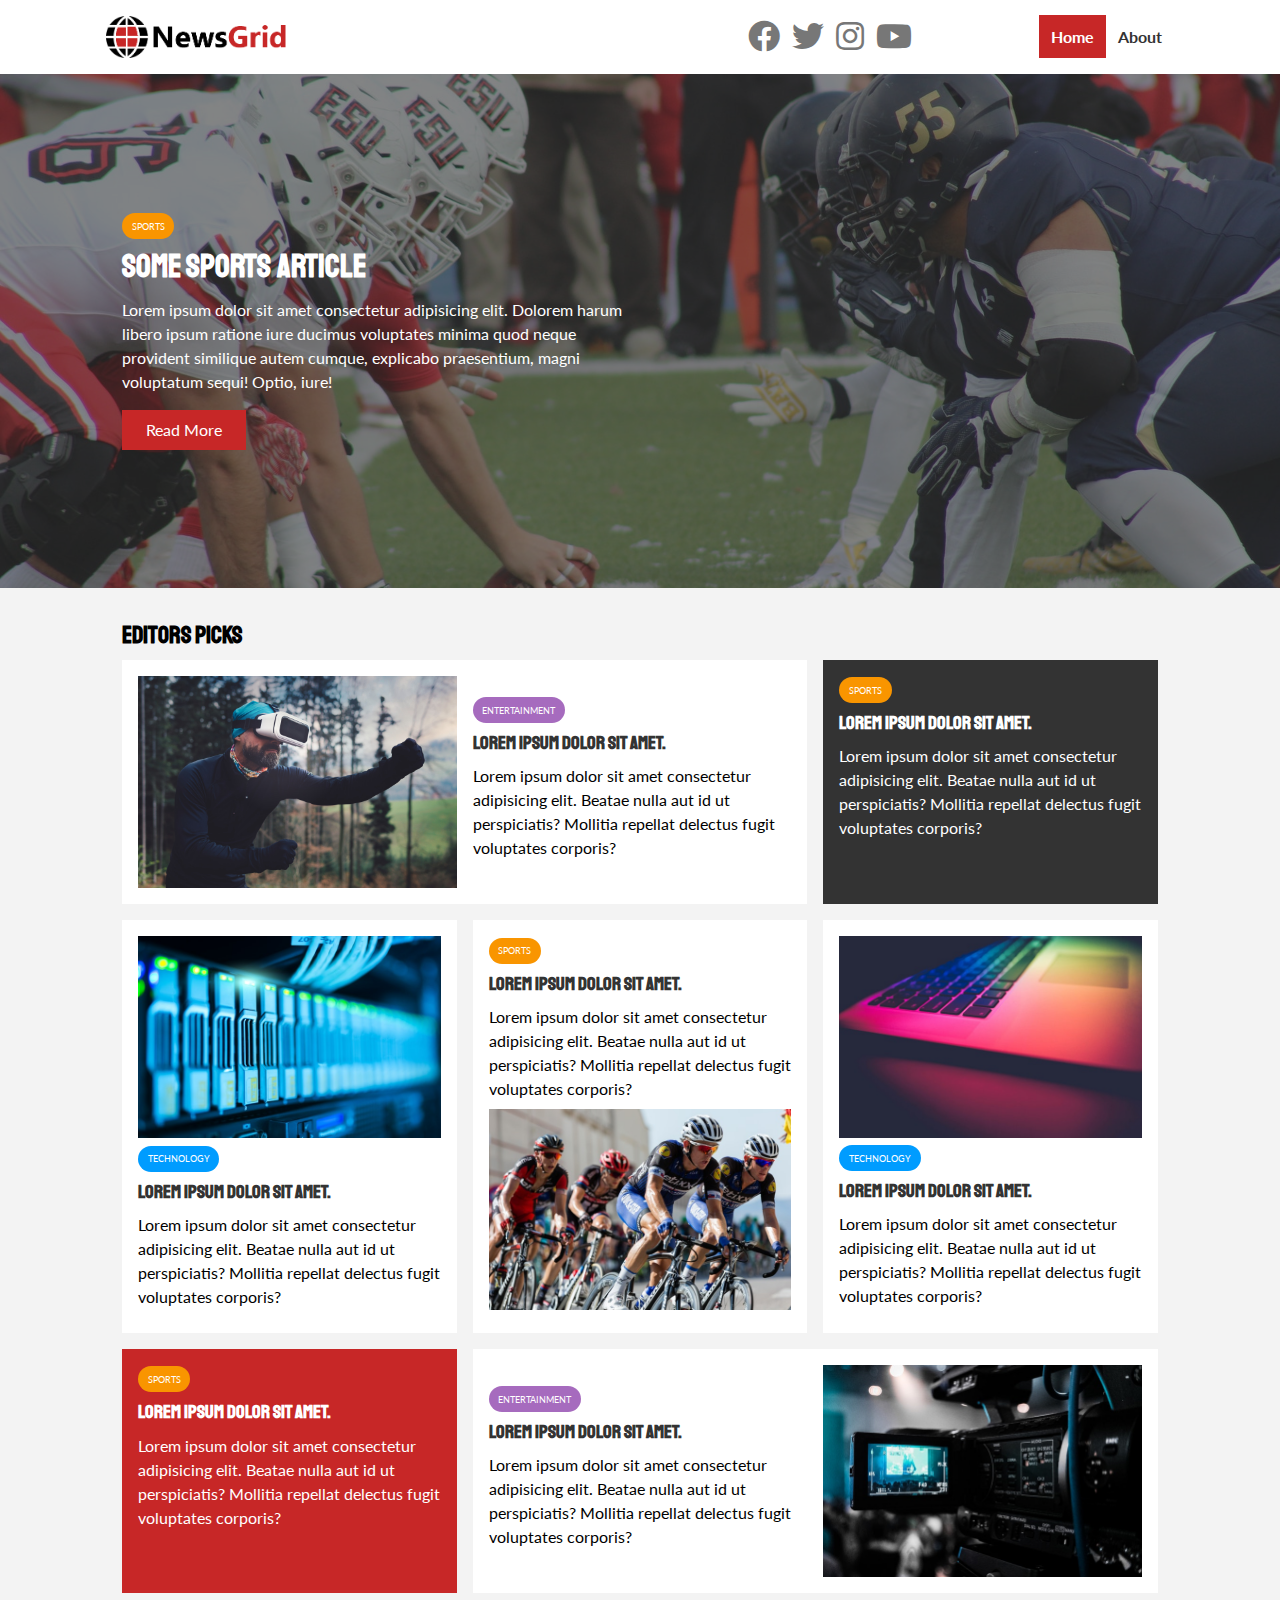
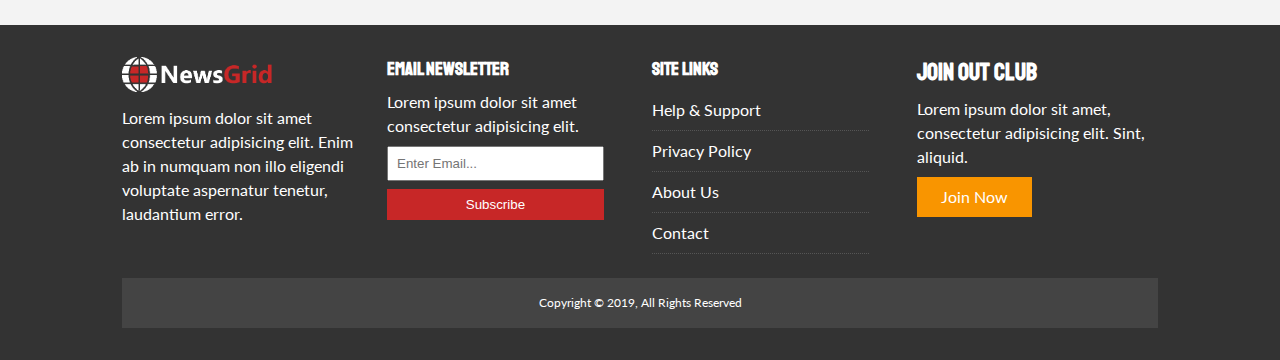
<file: index.html>
<!DOCTYPE html>
<html lang="en">
<head>
   <meta charset="UTF-8">
   <meta name="viewport" content="width=device-width, initial-scale=1.0">
   <title>NewsGrid | Latest News</title>
   <link rel="stylesheet" href="https://cdnjs.cloudflare.com/ajax/libs/font-awesome/5.14.0/css/all.min.css">
   <link href="https://fonts.googleapis.com/css2?family=Lato&family=Staatliches&display=swap" rel="stylesheet">
   <link rel="stylesheet" href="css/style.css">
   <link rel="shortcut icon" type="image/x-icon" href="favicon.ico">
   <link rel="stylesheet" media="screen and (max-width: 768px)" href="css/mobile.css">
</head>
<body>
   <nav id="main-nav">
      <div class="container">
         <img src="img/logo.png" alt="NewsGrid" class="logo">
         <div class="social">
            <a href="http://facebook.com" target="_blank"><i class="fab fa-facebook fa-2x"></i></a>
            <a href="http://twitter.com" target="_blank"><i class="fab fa-twitter fa-2x"></i></a>
            <a href="http://instagram.com" target="_blank"><i class="fab fa-instagram fa-2x"></i></a>
            <a href="http://youtube.com" target="_blank"><i class="fab fa-youtube fa-2x"></i></a>
         </div>
         <ul>
            <li><a href="index.html" class="current">Home</a></li>
            <li><a href="about.html">About</a></li>
         </ul>
      </div>
   </nav>

   <!-- Showcase -->

   <header id="showcase">
      <div class="container">
         <div class="showcase-container">
            <div class="showcase-content">
               <div class="category category-sports">Sports</div>
               <h1>Some Sports Article</h1>
               <p>Lorem ipsum dolor sit amet consectetur adipisicing elit. Dolorem harum libero ipsum ratione iure ducimus voluptates minima quod neque provident similique autem cumque, explicabo praesentium, magni voluptatum sequi! Optio, iure!</p>
               <a href="article.html" class="btn btn-primary">Read More</a>
            </div>
         </div>
      </div>
   </header>

   <!-- Home Article -->
   <section id="home-articles" class="py-2">
      <div class="container">
         <h2>Editors Picks</h2>
         <div class="articles-container">
            <article class="card">
               <img src="img/articles/ent1.jpg" alt="">
               <div>
                  <div class="category category-ent">Entertainment</div>
                  <h3>
                     <a href="article.html">Lorem ipsum dolor sit amet.</a>
                  </h3>
                  <p>Lorem ipsum dolor sit amet consectetur adipisicing elit. Beatae nulla aut id ut perspiciatis? Mollitia repellat delectus fugit voluptates corporis?</p>
               </div>
            </article>
            <article class="card bg-dark">
               <div class="category category-sports">Sports</div>
               <h3>
                  <a href="article.html">Lorem ipsum dolor sit amet.</a>
               </h3>
               <p>Lorem ipsum dolor sit amet consectetur adipisicing elit. Beatae nulla aut id ut perspiciatis? Mollitia repellat delectus fugit voluptates corporis?</p>
            </article>
            <article class="card">
               <img src="img/articles/tech1.jpg" alt="">
               <div class="category category-tech">Technology</div>
               <h3>
                  <a href="article.html">Lorem ipsum dolor sit amet.</a>
               </h3>
               <p>Lorem ipsum dolor sit amet consectetur adipisicing elit. Beatae nulla aut id ut perspiciatis? Mollitia repellat delectus fugit voluptates corporis?</p>
            </article>
            <article class="card">
               <div class="category category-sports">Sports</div>
               <h3>
                  <a href="article.html">Lorem ipsum dolor sit amet.</a>
               </h3>
               <p>Lorem ipsum dolor sit amet consectetur adipisicing elit. Beatae nulla aut id ut perspiciatis? Mollitia repellat delectus fugit voluptates corporis?</p>
               <img src="img/articles/sports1.jpg" alt="">
            </article>
            <article class="card">
               <img src="img/articles/tech2.jpg" alt="">
               <div class="category category-tech">Technology</div>
               <h3>
                  <a href="article.html">Lorem ipsum dolor sit amet.</a>
               </h3>
               <p>Lorem ipsum dolor sit amet consectetur adipisicing elit. Beatae nulla aut id ut perspiciatis? Mollitia repellat delectus fugit voluptates corporis?</p>
            </article>
            <article class="card bg-primary">
               <div class="category category-sports">Sports</div>
               <h3>
                  <a href="article.html">Lorem ipsum dolor sit amet.</a>
               </h3>
               <p>Lorem ipsum dolor sit amet consectetur adipisicing elit. Beatae nulla aut id ut perspiciatis? Mollitia repellat delectus fugit voluptates corporis?</p>
            </article>
            <article class="card">
               <div>
                  <div class="category category-ent">Entertainment</div>
                  <h3>
                     <a href="article.html">Lorem ipsum dolor sit amet.</a>
                  </h3>
                  <p>Lorem ipsum dolor sit amet consectetur adipisicing elit. Beatae nulla aut id ut perspiciatis? Mollitia repellat delectus fugit voluptates corporis?</p>
               </div>
               <img src="img/articles/ent2.jpg" alt="">
            </article>
         </div>
      </div>
   </section>

   <!-- Footer -->
   <footer id="main-footer" class="py-2">
      <div class="container footer-container">
         <div>
            <img src="img/logo_light.png" alt="NewsGrid">
            <p>Lorem ipsum dolor sit amet consectetur adipisicing elit. Enim ab in numquam non illo eligendi voluptate aspernatur tenetur, laudantium error.</p>
         </div>
         <div>
            <h3>Email Newsletter</h3>
            <p>Lorem ipsum dolor sit amet consectetur adipisicing elit.</p>
            <form name="contact" method="POST" data-netlify="true">
               <input type="email" name="email" placeholder="Enter Email..." >
               <input type="submit" value="Subscribe" class="btn btn-primary">
            </form>
         </div>
         <div>
            <h3>Site Links</h3>
            <ul class="list">
               <li><a href="#">Help & Support</a></li>
               <li><a href="#">Privacy Policy</a></li>
               <li><a href="#">About Us</a></li>
               <li><a href="#">Contact</a></li>
            </ul>
         </div>
         <div>
            <h2>Join Out Club</h2>
            <p>Lorem ipsum dolor sit amet, consectetur adipisicing elit. Sint, aliquid.</p>
            <a href="#" class="btn btn-secondary">Join Now</a>
         </div>
         <div>
            <p>
               Copyright &copy; 2019, All Rights Reserved
            </p>
         </div>
      </div>
   </footer>
   
</body>
</html>
</file>
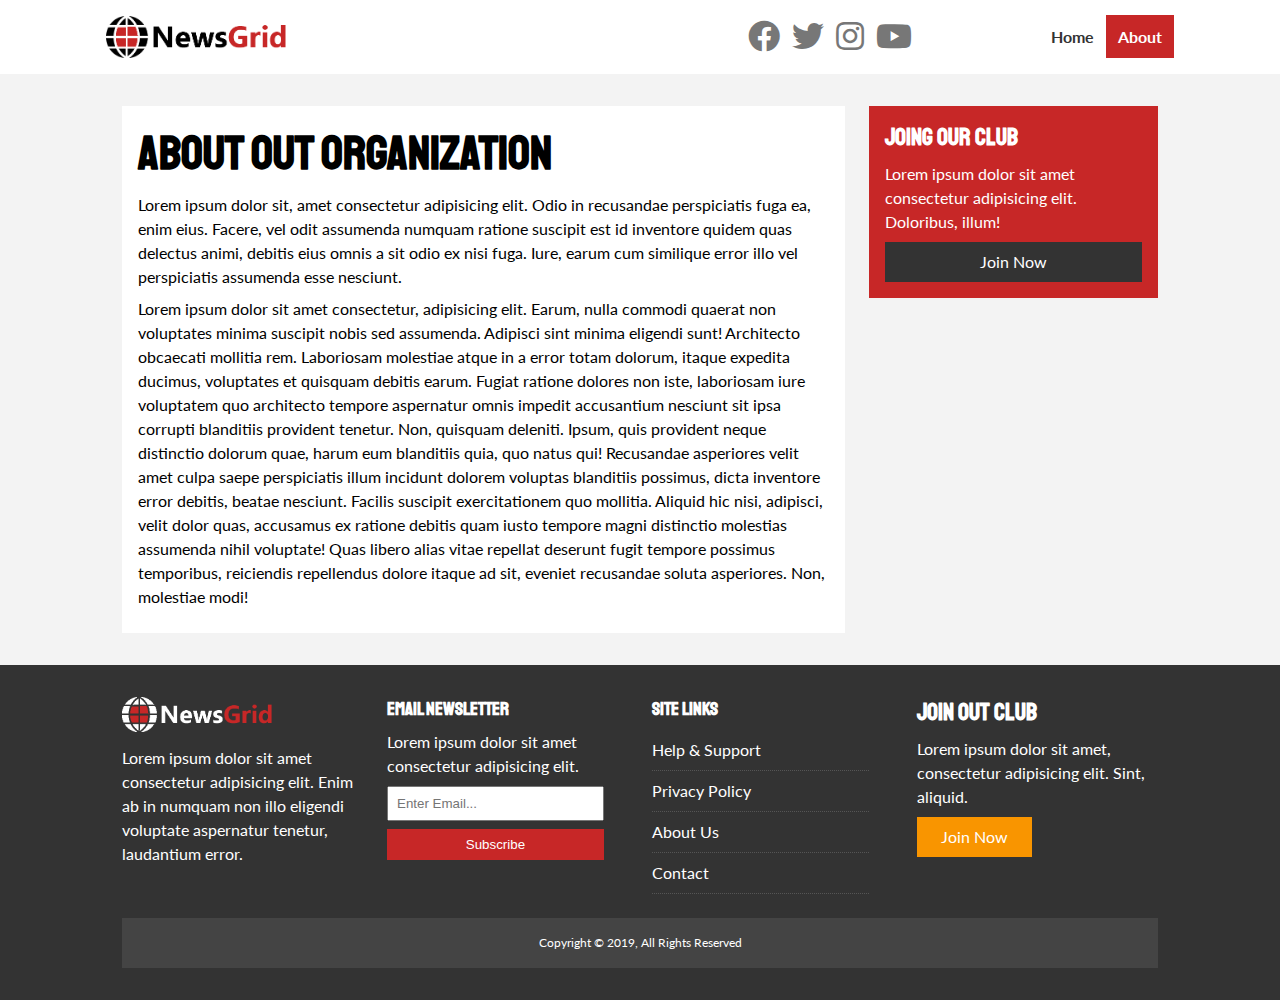
<file: about.html>
<!DOCTYPE html>
<html lang="en">
<head>
   <meta charset="UTF-8">
   <meta name="viewport" content="width=device-width, initial-scale=1.0">
   <link rel="stylesheet" href="https://cdnjs.cloudflare.com/ajax/libs/font-awesome/5.14.0/css/all.min.css">
   <link href="https://fonts.googleapis.com/css2?family=Lato&family=Staatliches&display=swap" rel="stylesheet">
   <link rel="stylesheet" href="css/style.css">
   <link rel="shortcut icon" type="image/x-icon" href="favicon.ico">
   <link rel="stylesheet" media="screen and (max-width: 768px)" href="css/mobile.css">
   <title>NewsGrid | About</title>
</head>
<body>
   <nav id="main-nav">
      <div class="container">
         <img src="img/logo.png" alt="NewsGrid" class="logo">
         <div class="social">
            <a href="http://facebook.com" target="_blank"><i class="fab fa-facebook fa-2x"></i></a>
            <a href="http://twitter.com" target="_blank"><i class="fab fa-twitter fa-2x"></i></a>
            <a href="http://instagram.com" target="_blank"><i class="fab fa-instagram fa-2x"></i></a>
            <a href="http://youtube.com" target="_blank"><i class="fab fa-youtube fa-2x"></i></a>
         </div>
         <ul>
            <li><a href="index.html">Home</a></li>
            <li><a href="about.html" class="current">About</a></li>
         </ul>
      </div>
   </nav>

   <section id="about">
      <div class="container">
         <div class="page-container">
            <article class="card">
               <h1 class="l-heading">About Out Organization</h1>
               <p>Lorem ipsum dolor sit, amet consectetur adipisicing elit. Odio in recusandae perspiciatis fuga ea, enim eius. Facere, vel odit assumenda numquam ratione suscipit est id inventore quidem quas delectus animi, debitis eius omnis a sit odio ex nisi fuga. Iure, earum cum similique error illo vel perspiciatis assumenda esse nesciunt.</p>
               <p>Lorem ipsum dolor sit amet consectetur, adipisicing elit. Earum, nulla commodi quaerat non voluptates minima suscipit nobis sed assumenda. Adipisci sint minima eligendi sunt! Architecto obcaecati mollitia rem. Laboriosam molestiae atque in a error totam dolorum, itaque expedita ducimus, voluptates et quisquam debitis earum. Fugiat ratione dolores non iste, laboriosam iure voluptatem quo architecto tempore aspernatur omnis impedit accusantium nesciunt sit ipsa corrupti blanditiis provident tenetur. Non, quisquam deleniti. Ipsum, quis provident neque distinctio dolorum quae, harum eum blanditiis quia, quo natus qui! Recusandae asperiores velit amet culpa saepe perspiciatis illum incidunt dolorem voluptas blanditiis possimus, dicta inventore error debitis, beatae nesciunt. Facilis suscipit exercitationem quo mollitia. Aliquid hic nisi, adipisci, velit dolor quas, accusamus ex ratione debitis quam iusto tempore magni distinctio molestias assumenda nihil voluptate! Quas libero alias vitae repellat deserunt fugit tempore possimus temporibus, reiciendis repellendus dolore itaque ad sit, eveniet recusandae soluta asperiores. Non, molestiae modi!</p>
            </article>
            <aside class="card bg-primary">
               <h2>Joing Our Club</h2>
               <p>Lorem ipsum dolor sit amet consectetur adipisicing elit. Doloribus, illum!</p>
               <a href="#" class="btn btn-dark btn-block">Join Now</a>
            </aside>
         </div>
      </div>
   </section>
   
   <!-- Footer -->
   <footer id="main-footer" class="py-2">
      <div class="container footer-container">
         <div>
            <img src="img/logo_light.png" alt="NewsGrid">
            <p>Lorem ipsum dolor sit amet consectetur adipisicing elit. Enim ab in numquam non illo eligendi voluptate aspernatur tenetur, laudantium error.</p>
         </div>
         <div>
            <h3>Email Newsletter</h3>
            <p>Lorem ipsum dolor sit amet consectetur adipisicing elit.</p>
            <form name="contact" method="POST" data-netlify="true">
               <input type="email" name="email" placeholder="Enter Email..." >
               <input type="submit" value="Subscribe" class="btn btn-primary">
            </form>
         </div>
         <div>
            <h3>Site Links</h3>
            <ul class="list">
               <li><a href="#">Help & Support</a></li>
               <li><a href="#">Privacy Policy</a></li>
               <li><a href="#">About Us</a></li>
               <li><a href="#">Contact</a></li>
            </ul>
         </div>
         <div>
            <h2>Join Out Club</h2>
            <p>Lorem ipsum dolor sit amet, consectetur adipisicing elit. Sint, aliquid.</p>
            <a href="#" class="btn btn-secondary">Join Now</a>
         </div>
         <div>
            <p>
               Copyright &copy; 2019, All Rights Reserved
            </p>
         </div>
      </div>
   </footer>
   
</body>
</html>
</file>
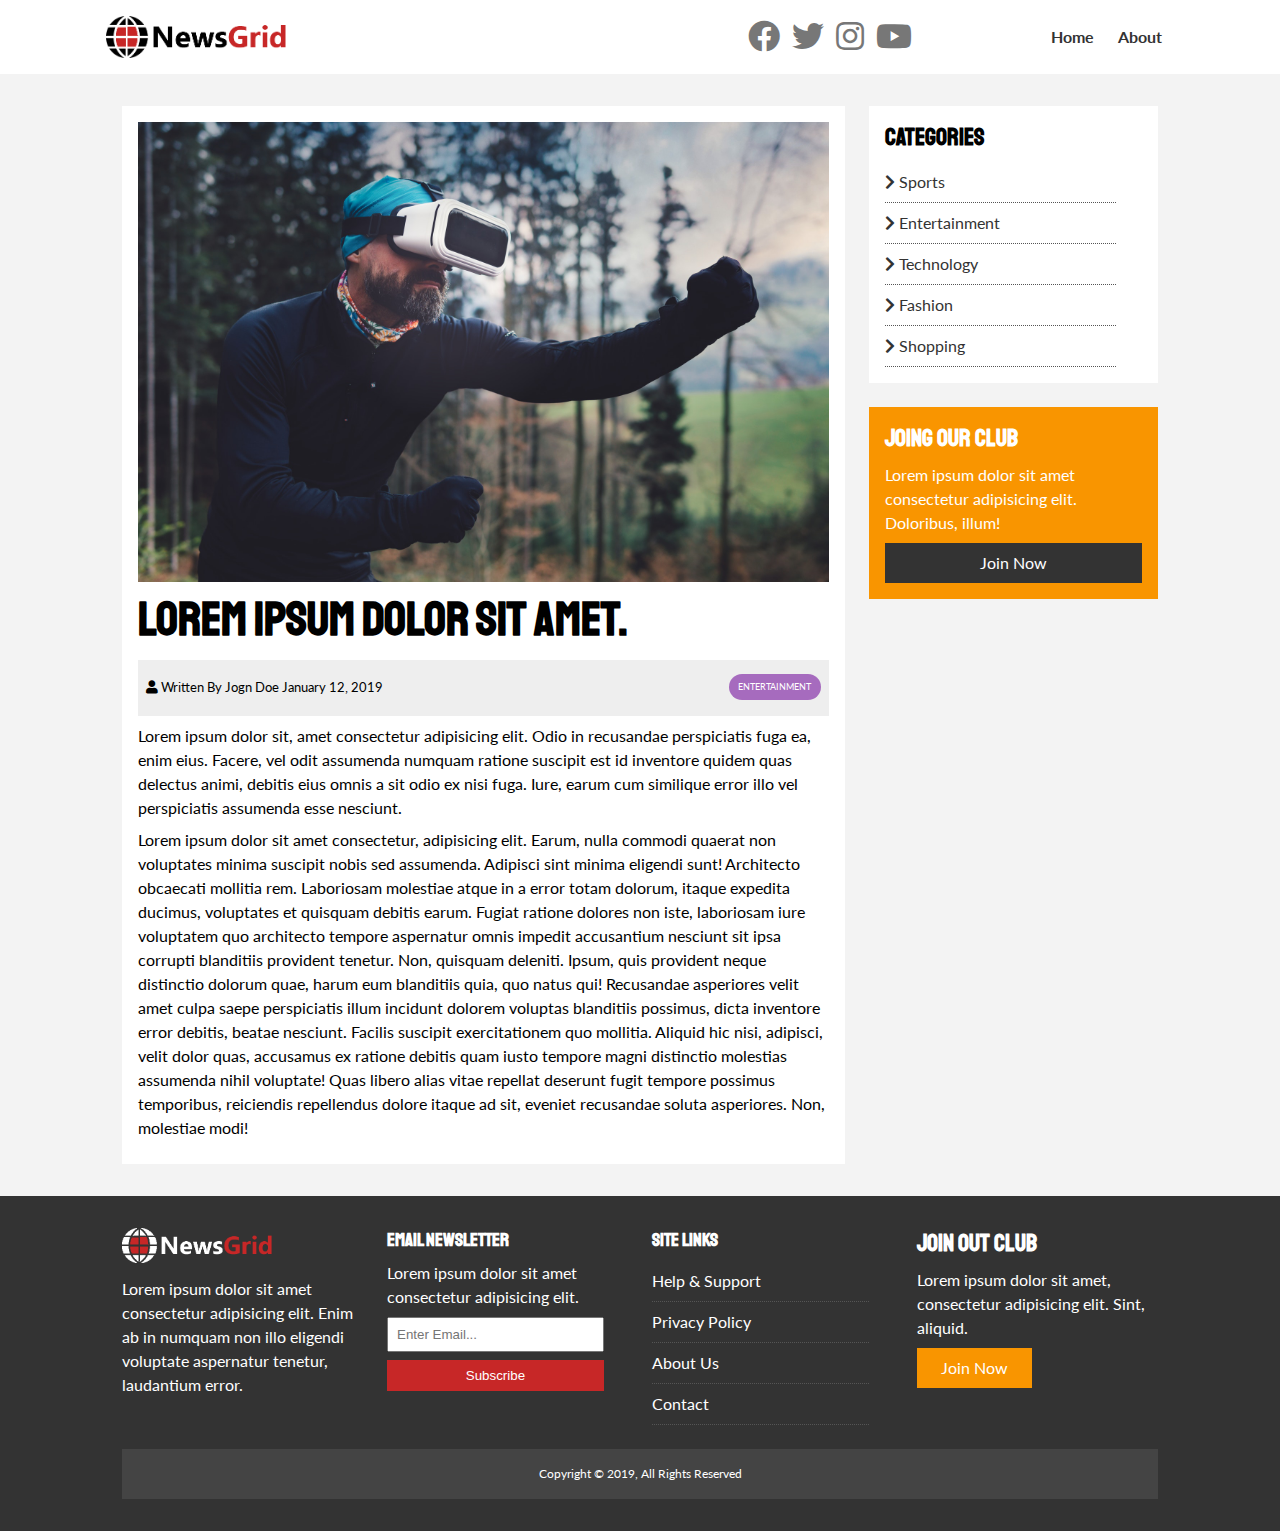
<file: article.html>
<!DOCTYPE html>
<html lang="en">
<head>
   <meta charset="UTF-8">
   <meta name="viewport" content="width=device-width, initial-scale=1.0">
   <link rel="stylesheet" href="https://cdnjs.cloudflare.com/ajax/libs/font-awesome/5.14.0/css/all.min.css">
   <link href="https://fonts.googleapis.com/css2?family=Lato&family=Staatliches&display=swap" rel="stylesheet">
   <link rel="stylesheet" href="css/style.css">
   <link rel="shortcut icon" type="image/x-icon" href="favicon.ico">
   <link rel="stylesheet" media="screen and (max-width: 768px)" href="css/mobile.css">
   <title>NewsGrid | Latest News</title>
</head>
<body>
   <nav id="main-nav">
      <div class="container">
         <img src="img/logo.png" alt="NewsGrid" class="logo">
         <div class="social">
            <a href="http://facebook.com" target="_blank"><i class="fab fa-facebook fa-2x"></i></a>
            <a href="http://twitter.com" target="_blank"><i class="fab fa-twitter fa-2x"></i></a>
            <a href="http://instagram.com" target="_blank"><i class="fab fa-instagram fa-2x"></i></a>
            <a href="http://youtube.com" target="_blank"><i class="fab fa-youtube fa-2x"></i></a>
         </div>
         <ul>
            <li><a href="index.html">Home</a></li>
            <li><a href="about.html">About</a></li>
         </ul>
      </div>
   </nav>

   <section id="article">
      <div class="container">
         <div class="page-container">
            <article class="card">
               <img src="img/articles/ent1.jpg" alt="">
               <h1 class="l-heading">Lorem ipsum dolor sit amet.</h1>
               <div class="meta">
                  <small>
                     <i class="fas fa-user"></i> Written By Jogn Doe January 12, 2019
                  </small>
                  <div class="category category-ent">Entertainment</div>
               </div>
               <p>Lorem ipsum dolor sit, amet consectetur adipisicing elit. Odio in recusandae perspiciatis fuga ea, enim eius. Facere, vel odit assumenda numquam ratione suscipit est id inventore quidem quas delectus animi, debitis eius omnis a sit odio ex nisi fuga. Iure, earum cum similique error illo vel perspiciatis assumenda esse nesciunt.</p>
               <p>Lorem ipsum dolor sit amet consectetur, adipisicing elit. Earum, nulla commodi quaerat non voluptates minima suscipit nobis sed assumenda. Adipisci sint minima eligendi sunt! Architecto obcaecati mollitia rem. Laboriosam molestiae atque in a error totam dolorum, itaque expedita ducimus, voluptates et quisquam debitis earum. Fugiat ratione dolores non iste, laboriosam iure voluptatem quo architecto tempore aspernatur omnis impedit accusantium nesciunt sit ipsa corrupti blanditiis provident tenetur. Non, quisquam deleniti. Ipsum, quis provident neque distinctio dolorum quae, harum eum blanditiis quia, quo natus qui! Recusandae asperiores velit amet culpa saepe perspiciatis illum incidunt dolorem voluptas blanditiis possimus, dicta inventore error debitis, beatae nesciunt. Facilis suscipit exercitationem quo mollitia. Aliquid hic nisi, adipisci, velit dolor quas, accusamus ex ratione debitis quam iusto tempore magni distinctio molestias assumenda nihil voluptate! Quas libero alias vitae repellat deserunt fugit tempore possimus temporibus, reiciendis repellendus dolore itaque ad sit, eveniet recusandae soluta asperiores. Non, molestiae modi!</p>
            </article>

            <aside id="categories" class="card">
               <h2>Categories</h2>
               <ul class="list">
                  <li><a href="#"><i class="fas fa-chevron-right"></i> Sports</a></li>
                  <li><a href="#"><i class="fas fa-chevron-right"></i> Entertainment</a></li>
                  <li><a href="#"><i class="fas fa-chevron-right"></i> Technology</a></li>
                  <li><a href="#"><i class="fas fa-chevron-right"></i> Fashion</a></li>
                  <li><a href="#"><i class="fas fa-chevron-right"></i> Shopping</a></li>
               </ul>
            </aside>


            <aside class="card bg-secondary">
               <h2>Joing Our Club</h2>
               <p>Lorem ipsum dolor sit amet consectetur adipisicing elit. Doloribus, illum!</p>
               <a href="#" class="btn btn-dark btn-block">Join Now</a>
            </aside>
         </div>
      </div>
   </section>
   
   <!-- Footer -->
   <footer id="main-footer" class="py-2">
      <div class="container footer-container">
         <div>
            <img src="img/logo_light.png" alt="NewsGrid">
            <p>Lorem ipsum dolor sit amet consectetur adipisicing elit. Enim ab in numquam non illo eligendi voluptate aspernatur tenetur, laudantium error.</p>
         </div>
         <div>
            <h3>Email Newsletter</h3>
            <p>Lorem ipsum dolor sit amet consectetur adipisicing elit.</p>
            <form name="contact" method="POST" data-netlify="true">
               <input type="email" name="email" placeholder="Enter Email..." >
               <input type="submit" value="Subscribe" class="btn btn-primary">
            </form>
         </div>
         <div>
            <h3>Site Links</h3>
            <ul class="list">
               <li><a href="#">Help & Support</a></li>
               <li><a href="#">Privacy Policy</a></li>
               <li><a href="#">About Us</a></li>
               <li><a href="#">Contact</a></li>
            </ul>
         </div>
         <div>
            <h2>Join Out Club</h2>
            <p>Lorem ipsum dolor sit amet, consectetur adipisicing elit. Sint, aliquid.</p>
            <a href="#" class="btn btn-secondary">Join Now</a>
         </div>
         <div>
            <p>
               Copyright &copy; 2019, All Rights Reserved
            </p>
         </div>
      </div>
   </footer>
   
</body>
</html>
</file>
<file: css/style.css>
:root {
   --primary-color: #c72727;
   --secondary-color: #f99500;
   --light-color: #f3f3f3;
   --dark-color: #333;
   --max-width: 1100px;
}

.category {
   --sports-color: #f99500;
   --ent-color: #a66bbe;
   --tech-color: #009cff;
}

* {
   margin: 0;
   padding: 0;
   box-sizing: border-box;
}

body {
   font-family: 'Lato', sans-serif;
   line-height: 1.5;
   background: var(--light-color)
}

a {
   color: #333;
   text-decoration: none;
}

ul {
   list-style: none;
}

p {
   margin: 0.5rem 0;
}

img {
   width: 100%;
}

h1, h2, h3, h4, h5, h6 {
   font-family: 'Staatliches', cursive;
   margin-bottom: 0.55rem;
   line-height: 1.3;
}

/* Utility */
.container {
   max-width: var(--max-width);
   margin: auto;
   padding: 0 2rem;
   overflow: hidden;
}

.category {
   display: inline-block;
   color: #fff;
   font-size: .55rem;
   text-transform: uppercase;
   padding: 0.4rem 0.6rem;
   border-radius: 15px;
   margin-bottom: 0.5rem;
}

.category-sports { background: var(--sports-color) }
.category-ent { background: var(--ent-color) }
.category-tech { background: var(--tech-color) }

.btn {
   display: inline-block;
   border: none;
   background: var(--dark-color);
   color: #fff;
   padding: 0.5rem 1.5rem;
}

.btn-light { background: var(--light-color) }
.btn-primary { background: var(--primary-color) }
.btn-secondary{ background: var(--secondary-color) }

.btn-block {
   display: block;
   width: 100%;
   text-align: center;
}

.btn:hover {
   opacity: 0.9;
}

.card {
   background: #fff;
   padding: 1rem;
}

.bg-primary {
   background: var(--primary-color);
   color: #fff;
}
.bg-dark {
   background: var(--dark-color);
   color: #fff;
}
.bg-secondary{
   background: var(--secondary-color);
   color: #fff;
}

.bg-dark h1,
.bg-dark h2,
.bg-dark h3,
.bg-dark a,
.bg-primary h1,
.bg-primary h2,
.bg-primary h3,
.bg-primary a,
.bg-secondary h1,
.bg-secondary h2,
.bg-secondary h3,
.bg-secondary a {
   color: #fff;
}


.py-1 { padding: 1.5rem 0 }
.py-2 { padding: 2rem 0 }
.py-3 { padding: 3rem 0 }
.p-1 { padding: 1.5rem }
.p-2 { padding: 2rem }
.p-3 { padding: 3rem }

.l-heading {
   font-size: 3rem;
}

.list li{
   padding: .5rem 0;
   border-bottom: #555 dotted 1px;
   width: 90%;
}

.list li a:hover {
   color: var(--primary-color) !important
}
/* Inner page grid container */
.page-container {
   display: grid;
   grid-template-columns: 5fr 2fr;
   margin: 2rem 0;
   grid-gap: 1.5rem;
}

.page-container > *:first-child {
   grid-row: 1 / span 3;
}


/* Navigation */
#main-nav {
   background: #fff;
   position: sticky;
   top: 0;
   z-index: 2;  
}

#main-nav .container {
   display: grid;
   grid-template-columns: 6fr 3fr 2fr;
   padding: 1rem;
   align-items: center;
}

#main-nav .logo {
   width: 180px;
}

#main-nav ul {
   justify-self: end;
   display: flex;
}

#main-nav ul li a {
   padding: 0.75rem;
   font-weight: bold;
}

#main-nav ul li a.current {
   background: var(--primary-color);
   color: #fff;
}

#main-nav ul li a:hover {
   background: var(--light-color);
   color: var(--dark-color);
}

#main-nav .social {
   justify-self: center;
}

#main-nav .social i {
   color: #777;
   margin-right: .5rem;
}

/* Showcase */

#showcase {
   color: #fff;
   background: #333;
   padding: 2rem;
   position: relative;
}

#showcase::before {
   content: '';
   background: url('../img/featured.jpg') no-repeat center center/cover;
   position: absolute;
   top: 0;
   left: 0;
   width: 100%;
   height: 100%;
   opacity: 0.4;
}

#showcase .showcase-container {
   display: grid;
   grid-template-columns: repeat(2, 1fr);
   justify-content: center;
   align-items: center;
   height: 50vh;
}

#showcase .showcase-content {
   z-index: 1;
}

#showcase .showcase-content p {
   margin-bottom: 1rem;
}

/* Home Articles */
#home-articles .articles-container {
   display: grid;
   grid-template-columns: repeat(3, 1fr);
   grid-gap: 1rem;
}

#home-articles .articles-container > *:first-child,
#home-articles .articles-container > *:last-child 
{
   display: grid;
   grid-template-columns: repeat(2, 1fr);
   grid-gap: 1rem;
   align-items: center;
   grid-column: 1 / span 2;
}

#home-articles .articles-container > *:last-child {
   grid-column: 2 / span 2;
}

#article .meta {
   display: flex;
   justify-content: space-between;
   align-items: center;
   background: #eee;
   padding: 0.5rem;
}

#article .meta .category {
   margin-top: 0.4rem;
}


/* Footer */

#main-footer {
   background: var(--dark-color);
   color: #fff;
}

#main-footer img {
   width: 150px;
}

#main-footer a {
   color: #fff;
}

#main-footer .footer-container {
   display: grid;
   grid-template-columns: repeat(4, 1fr);
   grid-gap: 1.5rem;
}

#main-footer .footer-container > *:last-child {
   background: #444;
   grid-column: 1 / span 4;
   padding: .5rem;
   text-align: center;
   font-size: 0.75rem;
}

#main-footer .footer-container input[type='email'] {
   width: 90%;
   padding: 0.5rem;
   margin-bottom: 0.5rem;
}

#main-footer .footer-container input[type='submit'] {
   width: 90%;
}
</file>
<file: css/mobile.css>
/* Navigation */
#main-nav .social {
   display: none;
}

#main-nav .container {
   grid-template-columns: 1fr;
   grid-gap: 1.2rem;
}

#main-nav ul,
#main-nav .logo {
   justify-self: center;
}

#main-nav ul li a {
   padding: 0.50rem;
}

#home-articles .articles-container {
   grid-template-columns: repeat(2, 1fr);
}

#home-articles .articles-container > *:first-child,
#home-articles .articles-container > *:last-child {
   grid-template-columns: 1fr;
   grid-column: 1;
}

@media(max-width: 600px) {
   /* Stack Grid Items */
   #showcase .showcase-container,
   #home-articles .articles-container,
   #main-footer .footer-container {
      grid-template-columns: 1fr;
   }
   #main-footer .footer-container > *:last-child {
      grid-column: 1;
   }
   #main-footer .footer-container > *:first-child,
   #main-footer .footer-container > *:nth-child(2){
      border-bottom: #444 dotted 1px;
      padding-bottom: 1rem;
   }
   .page-container {
      grid-template-columns: 1fr;
      text-align: center;
   }
   .page-container > *:first-child {
      grid-row: 1;
   }
   .l-heading {
      font-size: 2rem;
   }
}
</file>
